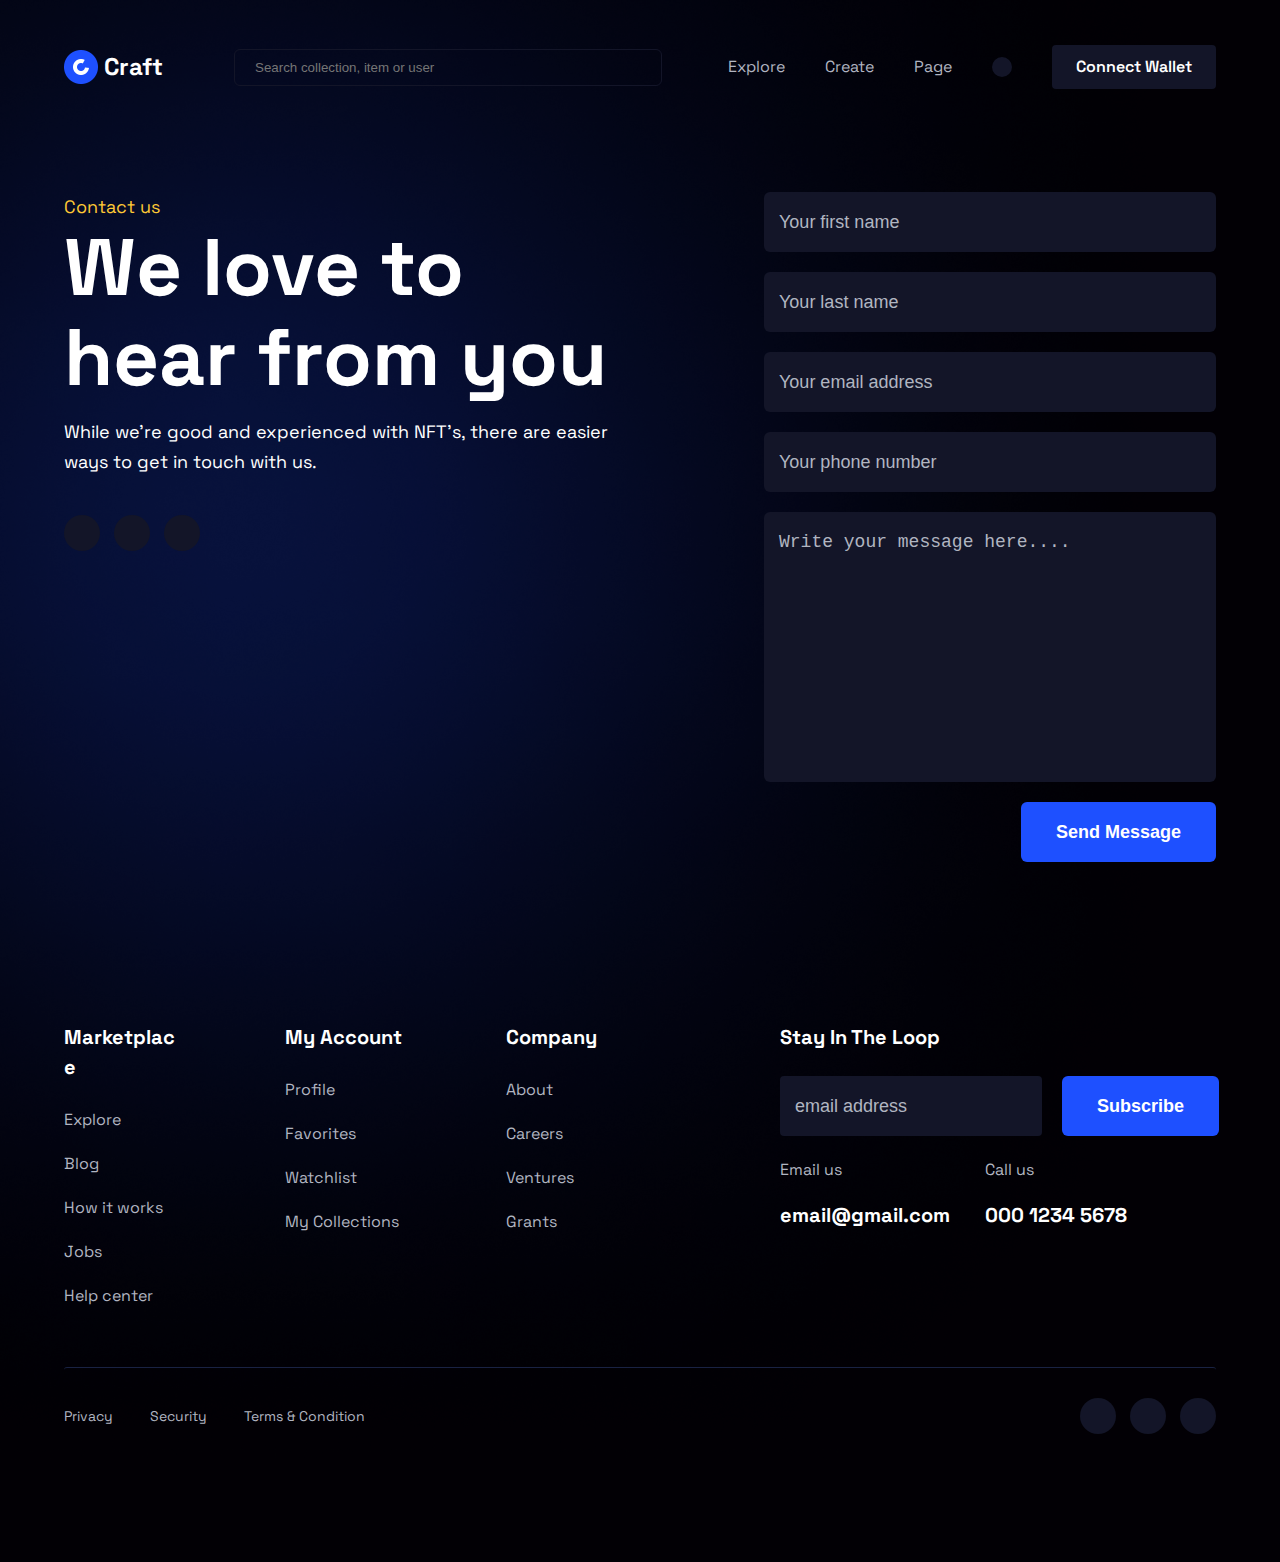
<file: Contact.html>
<!DOCTYPE html>
<html lang="en">
  <head>
    <meta charset="UTF-8" />
    <meta
      http-equiv="X-UA-Compatible"
      content="IE=edge"
    />
    <meta
      name="viewport"
      content="width=device-width, initial-scale=1.0"
    />
    <title>Contact</title>

    <!-- Logo -->
    <link
      rel="shortcut icon"
      href="./assets/images/Logo-1.png"
    />

    <!-- Font -->
    <link
      rel="preconnect"
      href="https://fonts.googleapis.com"
    />
    <link
      rel="preconnect"
      href="https://fonts.gstatic.com"
      crossorigin
    />
    <link
      href="https://fonts.googleapis.com/css2?family=Be+Vietnam+Pro:wght@300;400;500;600;700;800;900&family=Space+Grotesk:wght@300;400;500;600;700&display=swap"
      rel="stylesheet"
    />

    <!-- Font Awesome -->
    <link
      rel="stylesheet"
      href="https://cdnjs.cloudflare.com/ajax/libs/font-awesome/6.2.1/css/all.min.css"
      integrity="sha512-MV7K8+y+gLIBoVD59lQIYicR65iaqukzvf/nwasF0nqhPay5w/9lJmVM2hMDcnK1OnMGCdVK+iQrJ7lzPJQd1w=="
      crossorigin="anonymous"
      referrerpolicy="no-referrer"
    />

    <!-- Css -->
    <link
      rel="stylesheet"
      href="./assets/css/style.css"
    />
  </head>
  <body>
    <!-- Header Start -->
    <header class="header contact-header">
      <div class="container">
        <div class="header-menu">
          <div class="header-menu-left">
            <a
              href="./index.html"
              class="header-logo"
            >
              <img
                src="./assets/images/Logo-1.png"
                alt=""
              />
              <span>Craft</span>
            </a>

            <div class="header-search">
              <a href="./SearchResults.html">
                <i class="fa-brands fa-searchengin"></i>
              </a>
              <input
                type="text"
                placeholder="Search collection, item or user"
              />
            </div>
          </div>

          <div class="header-menu-right js-menu">
            <i class="fa-sharp fa-solid fa-xmark header-close js-close"></i>
            <ul class="header-nav">
              <li class="header-nav-link">
                <a href="./Explore.html">Explore</a>
                <ul class="header-subnav">
                  <li class="header-subnav-link">
                    <a href="./Collection.html">Collections</a>
                  </li>
                </ul>
              </li>
              <li class="header-nav-link">
                <a href="#!">Create</a>
                <ul class="header-subnav">
                  <li class="header-subnav-link">
                    <a href="./About.html">About</a>
                  </li>
                  <li class="header-subnav-link">
                    <a href="./Blog.html">Blog</a>
                  </li>
                  <li class="header-subnav-link">
                    <a href="./BlogPost.html">Blog Post</a>
                  </li>
                  <li class="header-subnav-link">
                    <a href="./FAQ.html">FAQ</a>
                  </li>
                  <li class="header-subnav-link">
                    <a href="./Contact.html">Contact</a>
                  </li>
                  <li class="header-subnav-link">
                    <a href="./404Page.html">404 Page</a>
                  </li>
                  <li class="header-subnav-link">
                    <a href="./ComingSoon.html">Coming Soon</a>
                  </li>
                </ul>
              </li>
              <li class="header-nav-link">
                <a href="./index.html">Page</a>
                <ul class="header-subnav">
                  <li class="header-subnav-link">
                    <a
                      href="./Collection.html"
                      class="header-subnav-icon"
                    >
                      My Favourite
                      <i class="fa-solid fa-heart"></i>
                    </a>
                  </li>
                  <li class="header-subnav-link">
                    <a
                      href="./Filter.html"
                      class="header-subnav-icon"
                    >
                      My Cart
                      <i class="fa-solid fa-cart-shopping"></i>
                    </a>
                  </li>
                </ul>
              </li>
            </ul>

            <a
              href="./ProductDetails.html"
              class="header-user"
            >
              <i class="fa-solid fa-user"></i>
            </a>

            <a
              href="./Connect.html"
              class="header-btn"
              >Connect Wallet</a
            >
          </div>

          <i class="fa-solid fa-bars header-bar js-bar"></i>
        </div>
      </div>
    </header>
    <!-- Header End -->

    <!-- Contact Start -->
    <section class="contact">
      <img
        src="./assets/images/Blur-3.png"
        alt=""
        class="contact-bg"
      />
      <div class="container">
        <div class="contact-main">
          <div class="contact-content-left">
            <p class="contact-text">Contact us</p>
            <h1 class="contact-heading">We love to hear from you</h1>
            <p class="contact-desc">
              While we’re good and experienced with NFT’s, there are easier ways
              to get in touch with us.
            </p>
            <div class="blogpost-icon">
              <i class="fa-brands fa-facebook-f"></i>
              <i class="fa-brands fa-linkedin-in"></i>
              <i class="fa-brands fa-twitter"></i>
            </div>
          </div>
          <div class="contact-content-right">
            <input
              type="text"
              placeholder="Your first name"
            />
            <input
              type="text"
              placeholder="Your last name"
            />
            <input
              type="text"
              placeholder="Your email address"
            />
            <input
              type="text"
              placeholder="Your phone number"
            />
            <textarea placeholder="Write your message here...."></textarea>
            <button class="contact-btn">Send Message</button>
          </div>
        </div>
      </div>
    </section>
    <!-- Contact End -->

    <!-- Footer Start -->
    <footer class="footer">
      <div class="container">
        <div class="footer-top">
          <div class="footer-items">
            <div class="footer-item">
              <h4 class="footer-heading">Marketplace</h4>
              <a href="./Explore.html">Explore</a>
              <a href="./Blog.html">Blog</a>
              <a href="#!">How it works</a>
              <a href="#!">Jobs</a>
              <a href="#!">Help center</a>
            </div>
            <div class="footer-item">
              <h4 class="footer-heading">My Account</h4>
              <a href="#!">Profile</a>
              <a href="#!">Favorites</a>
              <a href="#!">Watchlist</a>
              <a href="./Collection.html">My Collections</a>
            </div>
            <div class="footer-item">
              <h4 class="footer-heading">Company</h4>
              <a href="./About.html">About</a>
              <a href="#!">Careers</a>
              <a href="#!">Ventures</a>
              <a href="#!">Grants</a>
            </div>
          </div>
          <div class="footer-item4">
            <h4 class="footer-heading">Stay in the loop</h4>
            <form class="footer-form">
              <input
                type="text"
                placeholder="email address"
                class="footer-form-input"
              />
              <button class="footer-form-button btn">Subscribe</button>
            </form>
            <div class="footer-group">
              <div class="footer-email">
                <span>Email us</span>
                <h4>email@gmail.com</h4>
              </div>
              <div class="footer-call">
                <span>Call us</span>
                <h4>000 1234 5678</h4>
              </div>
            </div>
          </div>
        </div>

        <div class="footer-bottom">
          <div class="footer-bottom-left">
            <p>Privacy</p>
            <p>Security</p>
            <p>Terms & Condition</p>
          </div>
          <div class="footer-bottom-right">
            <div class="footer-icon">
              <i class="fa-brands fa-facebook-f"></i>
            </div>
            <div class="footer-icon">
              <i class="fa-brands fa-linkedin-in"></i>
            </div>
            <div class="footer-icon">
              <i class="fa-brands fa-twitter"></i>
            </div>
          </div>
        </div>
      </div>
    </footer>
    <!-- Footer End -->

    <!-- JavaScript Start -->
    <script src="./assets/js/main.js"></script>
    <!-- JavaScript End -->
  </body>
</html>
</file>
<file: assets/css/style.css>
*,
*::before,
*::after {
  box-sizing: border-box;
}

* {
  margin: 0;
  padding: 0;
}

body {
  line-height: 1;
  background-color: #020005;
  font-family: "Space Grotesk", sans-serif;
  font-size: 14px;
  color: #fff;
}
body::-webkit-scrollbar {
  width: 10px;
}
body::-webkit-scrollbar-track {
  box-shadow: inset 0 0 6px rgba(0, 0, 0, 0.3);
}
body::-webkit-scrollbar-thumb {
  background-color: #1e50ff;
  border-radius: 10px;
}

img,
picture,
video,
canvas,
svg {
  display: block;
  max-width: 100%;
}

a {
  text-decoration: none;
}

a,
button {
  cursor: pointer;
  color: #fff;
}

ul,
li {
  list-style: none;
}

input,
button,
textarea,
select {
  outline: none;
  color: #fff;
  background: transparent;
  border: none;
}

p,
h1,
h2,
h3,
h4,
h5,
h6 {
  overflow-wrap: break-word;
}

.wrapper {
  max-width: 1550px;
  margin: 0 auto;
  overflow: hidden;
}

.container {
  max-width: 1188px;
  padding: 0 18px;
  margin: 0 auto;
}

.btn {
  padding: 15px 35px;
  background-color: #1e50ff;
  border-radius: 6px;
  font-weight: 600;
  font-size: 18px;
  line-height: 30px;
  transition: all 0.2s linear;
}
.btn:hover {
  opacity: 0.9;
}

.global-heading {
  font-weight: 700;
  font-size: 44px;
  line-height: 54px;
  text-transform: capitalize;
}

.global-desc {
  font-weight: 400;
  font-size: 18px;
  line-height: 30px;
  color: #b1b5c1;
}

/* Mobile: width < 740px */
@media only screen and (max-width: 46.1875em) {
  .global-heading {
    font-size: 26px;
    line-height: 36px;
  }
  .global-desc {
    font-size: 16px;
    line-height: 28px;
  }
}
.header {
  background: url("/assets/images/Blur-1.png") center/cover no-repeat;
  padding: 42px 0 100px;
  position: relative;
  /* Mobile: width < 740px */
}
.header-menu {
  display: flex;
  align-items: center;
  justify-content: space-between;
  height: 50px;
}
.header-menu-left {
  display: flex;
  align-items: center;
  gap: 0 71px;
}
.header-logo {
  display: flex;
  align-items: center;
  gap: 0 6px;
}
.header-logo img {
  width: 34px;
}
.header-logo span {
  font-weight: 700;
  font-size: 24px;
  line-height: 24px;
  text-transform: capitalize;
}
.header-search {
  display: flex;
  align-items: center;
  gap: 0 10px;
  width: 428px;
  border: 1px solid #131528;
  border-radius: 6px;
  padding: 10px;
}
.header-search a {
  font-size: 27px;
}
.header-search input {
  flex: 1;
}
.header-search input ::placeholder {
  color: #b1b5c1;
  font-weight: 400;
  font-size: 16px;
  line-height: 28px;
}
.header-menu-right {
  display: flex;
  align-items: center;
  gap: 0 40px;
}
.header-close {
  display: none;
  font-size: 48px;
  color: #fff;
}
.header-nav {
  display: flex;
  align-items: center;
  gap: 0 40px;
}
.header-nav-link {
  position: relative;
}
.header-nav-link a {
  color: #b1b5c1;
  font-weight: 400;
  font-size: 16px;
  line-height: 28px;
  text-transform: capitalize;
  transition: all 0.2s linear;
}
.header-nav-link a:hover {
  color: #1e50ff;
}
.header-nav-link:hover .header-subnav {
  display: block;
}
.header-subnav {
  display: none;
  position: absolute;
  top: 100%;
  right: 0;
  z-index: 1;
  background-color: #131528;
  width: 150px;
  padding: 12px;
  border-radius: 6px;
  text-align: center;
  transition: all 0.2s linear;
}
.header-subnav-link a {
  display: block;
}
.header-subnav-link:not(:last-child) {
  margin-bottom: 12px;
}
.header-subnav-icon {
  display: flex;
  align-items: center;
  justify-content: center;
  gap: 0 6px;
}
.header-user {
  padding: 10px;
  background-color: #131528;
  border-radius: 50%;
}
.header-user i {
  font-size: 16px;
}
.header-btn {
  background-color: #131528;
  font-weight: 600;
  font-size: 16px;
  line-height: 28px;
  padding: 8px 24px;
  border-radius: 4px;
  transition: all 0.2s linear;
}
.header-btn:hover {
  color: #1e50ff;
}
.header-bar {
  display: none;
  font-size: 21px;
  margin-left: 18px;
}
.header-content {
  margin-top: 94px;
}
.header-text {
  display: flex;
  align-items: center;
  gap: 0 79px;
}
.header-title {
  max-width: 621px;
  flex-shrink: 0;
  position: relative;
}
.header-title h2 {
  font-weight: 700;
  font-size: 80px;
  line-height: 90px;
  text-transform: capitalize;
}
.header-title-center img {
  width: 210px;
  height: 70px;
  object-fit: cover;
  border-radius: 4px;
  margin-right: 20px;
}
.header-title-bottom img {
  width: 70px;
  height: 70px;
  object-fit: cover;
  border-radius: 4px;
  margin-left: 20px;
}
.header-title-center, .header-title-bottom {
  display: flex;
  align-items: center;
}
.header-decorate1 {
  width: 178px;
  height: 24px;
  position: absolute;
  right: 210px;
  bottom: -10px;
}
.header-desc p {
  font-weight: 400;
  font-size: 18px;
  line-height: 30px;
  color: #b1b5c1;
  margin-bottom: 38px;
}
.header-list {
  display: grid;
  grid-template-columns: repeat(3, 370px 270px 470px);
  grid-gap: 0 30px;
  margin-top: 57px;
  position: relative;
}
.header-item {
  border-radius: 12px;
  overflow: hidden;
  position: relative;
}
.header-item i {
  position: absolute;
  top: 16px;
  right: 16px;
  padding: 12px;
  background-color: #fff;
  border-radius: 100px;
  color: #b1b5c1;
  font-size: 20px;
  cursor: pointer;
  transition: all 0.2s linear;
}
.header-item i:hover {
  color: #e94949;
}
.header-item img {
  width: 100%;
  height: 100%;
  object-fit: cover;
}
.header-decorate3 {
  position: absolute;
  top: 100px;
  right: 0;
  left: 0;
  max-width: 1170px;
  z-index: -1;
}
.header-decorate4 {
  position: absolute;
  bottom: 98px;
  right: 0;
  left: 0;
  max-width: 1170px;
  z-index: 1;
}
.header-decorate2 {
  position: absolute;
  top: 190px;
  right: 237px;
  z-index: -1;
}
@media screen and (max-width: 1025px) {
  .header {
    padding-top: 20px;
  }
  .header-menu {
    margin-top: 18px;
  }
  .header-search {
    width: 270px;
  }
  .header-menu-left {
    gap: 0 20px;
  }
  .header-menu-right, .header-nav {
    gap: 0 20px;
  }
  .header-btn {
    padding: 8px 9px;
  }
  .header-menu-right {
    flex-direction: column;
    gap: 20px 0;
    position: fixed;
    top: 0;
    right: 0;
    left: 0;
    z-index: 100;
    width: 100%;
    padding: 20px 50px;
    margin: 0 auto;
    overflow-y: auto;
    transform: translateY(-150%);
    transition: all 0.2s linear;
    background-color: #020005;
  }
  .header-menu-right.active {
    transform: translateX(0);
  }
  .header-close {
    display: inline-block;
  }
  .header-nav {
    flex-direction: column;
    gap: 12px 0;
  }
  .header-nav, .header-nav-link {
    width: 100%;
  }
  .header-nav-link a {
    display: block;
  }
  .header-subnav {
    position: unset;
    display: block;
    margin-top: 10px;
    width: 100%;
  }
  .header-btn {
    text-align: center;
  }
  .header-bar {
    display: inline-block;
  }
  .header-title h2 {
    font-size: 60px;
  }
  .header-list {
    grid-template-columns: repeat(3, 1fr);
  }
  .header-decorate2 {
    display: none;
  }
  .header-decorate3, .header-decorate4 {
    display: none;
  }
}
@media only screen and (max-width: 46.1875em) {
  .header {
    padding: 10px 0 39px;
  }
  .header-menu-right {
    width: 100%;
    bottom: 0;
  }
  .header-menu-left {
    flex: 1;
  }
  .header-search {
    width: unset;
    margin-left: auto;
  }
  .header-search input {
    display: none;
  }
  .header-content {
    margin-top: 50px;
  }
  .header-text {
    flex-direction: column;
    gap: 20px 0;
  }
  .header-title {
    width: 100%;
  }
  .header-title h2 {
    font-weight: 700;
    font-size: 36px;
    line-height: 46px;
  }
  .header-title-center img {
    width: 114px;
    height: 38px;
  }
  .header-title-bottom img {
    width: 38px;
    height: 38px;
  }
  .header-list {
    grid-template-columns: unset;
    grid-auto-columns: 100%;
    grid-auto-flow: column;
    overflow-x: auto;
    scroll-snap-type: x mandatory;
    scroll-snap-stop: always;
    -ms-overflow-style: none;
    scrollbar-width: none;
  }
  .header-list::-webkit-scrollbar {
    display: none;
  }
  .header .item {
    scroll-snap-align: center;
  }
}

.logo {
  background-color: #ffc935;
  width: 100%;
  height: 146px;
  /* Mobile: width < 740px */
}
.logo img {
  width: 100%;
  height: 146px;
  object-fit: cover;
  transform: rotate(2deg);
}
@media screen and (max-width: 1025px) {
  .logo {
    height: 100px;
  }
  .logo img {
    transform: rotate(2deg) translateY(-22px);
  }
}
@media only screen and (max-width: 46.1875em) {
  .logo {
    height: 72px;
  }
  .logo img {
    height: 120px;
  }
}

.trending {
  padding: 186px 0 160px;
  background: url("/assets/images/Blur-2.png") center/cover no-repeat;
  /* Mobile: width < 740px */
}
.trending-main {
  display: flex;
  align-items: center;
  gap: 0 130px;
}
.trending-img {
  width: 470px;
  height: 470px;
  object-fit: cover;
  border-radius: 12px;
}
.trending-heading {
  font-weight: 700;
  font-size: 44px;
  line-height: 54px;
  margin-bottom: 16px;
  text-transform: uppercase;
}
.trending-desc {
  font-weight: 400;
  font-size: 18px;
  line-height: 30px;
  margin-bottom: 38px;
  color: #b1b5c1;
  text-transform: capitalize;
}
.trending-desc span {
  color: #1e50ff;
}
.trending-list {
  display: flex;
  gap: 0 20px;
  margin-bottom: 18px;
}
.trending-item {
  padding: 10px 16px;
  display: flex;
  align-items: center;
  flex-direction: column;
  font-weight: 600;
  font-size: 16px;
  line-height: 28px;
  background-color: #131528;
  border-radius: 4px;
}
.trending-group {
  font-weight: 400;
  font-size: 16px;
  line-height: 28px;
  color: #b1b5c1;
  text-transform: capitalize;
}
.trending-group p {
  font-weight: 700;
  font-size: 20px;
  line-height: 30px;
  font-family: "Be Vietnam Pro", sans-serif;
  color: #fff;
  margin: 4px 0 38px;
}
.trending-btn {
  display: flex;
  gap: 0 20px;
}
.trending-btn-left {
  background-color: #131528;
}
@media screen and (max-width: 1025px) {
  .trending-main {
    gap: 0 60px;
  }
}
@media screen and (max-width: 900px) {
  .trending-main {
    flex-direction: column;
    gap: 100px 0;
  }
}
@media only screen and (max-width: 46.1875em) {
  .trending {
    padding: 70px 0;
  }
  .trending-img {
    width: 100%;
  }
  .trending-main {
    flex-direction: column;
    gap: 60px 0;
  }
  .trending-heading {
    font-size: 26px;
  }
  .trending-desc {
    font-size: 16px;
  }
  .trending-content {
    width: 100%;
  }
  .trending-list {
    justify-content: space-between;
  }
  .trending-btn {
    flex-direction: column;
    align-items: flex-start;
    gap: 12px 0;
  }
}

.featured {
  margin-bottom: 148px;
  background: url("/assets/images/Blur-3.png") left/cover no-repeat;
  /* Mobile: width < 740px */
}
.featured-top {
  width: 570px;
  text-align: center;
  margin: 0 auto 55px;
}
.featured-top-heading {
  margin-bottom: 16px;
}
.featured-icon {
  width: 33px;
  display: inline-block;
}
.featured-list {
  display: grid;
  grid-template-columns: repeat(3, 1fr);
  grid-gap: 30px;
}
.featured-item {
  background-color: #131528;
  border-radius: 12px;
  padding: 20px;
  height: 620px;
  overflow: hidden;
}
.featured-item:hover .featured-image {
  height: 330px;
}
.featured-image {
  position: relative;
  border-radius: 12px;
  overflow: hidden;
  height: 428px;
  margin-bottom: 20px;
  transition: all 0.2s linear;
}
.featured-image img {
  width: 100%;
  height: 100%;
  object-fit: cover;
}
.featured-heart {
  position: absolute;
  top: 16px;
  right: 16px;
  padding: 12px;
  background-color: #fff;
  border-radius: 100px;
  color: #b1b5c1;
  font-size: 20px;
  cursor: pointer;
  transition: all 0.2s linear;
}
.featured-heart:hover {
  color: #e94949;
}
.featured-title {
  font-weight: 700;
  font-size: 22px;
  line-height: 32px;
  text-transform: capitalize;
  display: -webkit-box;
  -webkit-line-clamp: 1;
  -webkit-box-orient: vertical;
  text-overflow: ellipsis;
  overflow: hidden;
  word-break: break-all;
}
.featured-desc {
  font-weight: 400;
  font-size: 16px;
  line-height: 28px;
  margin-bottom: 16px;
}
.featured-desc span {
  color: #1e50ff;
}
.featured-group {
  display: flex;
  justify-content: space-between;
  align-items: center;
}
.featured-text {
  font-weight: 400;
  font-size: 14px;
  line-height: 24px;
  color: #b1b5c1;
}
.featured-text p {
  font-weight: 600;
  font-size: 18px;
  line-height: 30px;
  color: #fff;
}
.featured-btn {
  display: block;
  margin-top: 38px;
  padding: 15px 0;
  text-align: center;
  border-radius: 6px;
  background-color: #1e50ff;
}
.featured-btn:hover {
  opacity: 0.9;
}
.featured-more {
  margin-top: 70px;
  display: flex;
  justify-content: center;
}
@media screen and (max-width: 1025px) {
  .featured {
    margin-bottom: 70px;
  }
  .featured-top {
    width: 100%;
    margin-bottom: 30px;
  }
  .featured-list {
    grid-template-columns: repeat(2, 1fr);
  }
}
@media only screen and (max-width: 46.1875em) {
  .featured-list {
    grid-template-columns: repeat(1, 1fr);
  }
  .featured-more {
    margin-top: 30px;
  }
}

.category {
  padding-bottom: 160px;
  /* Mobile: width < 740px */
}
.category-top {
  margin-bottom: 55px;
}
.category-list {
  display: grid;
  grid-template-columns: repeat(4, 1fr);
  grid-gap: 0 30px;
}
.category-item {
  padding: 20px;
  border-radius: 12px;
  border: 1px solid #131528;
  background-color: #131528;
  transition: all 0.2s linear;
}
.category-item:hover {
  border: 1px solid #1e50ff;
}
.category-image {
  border-radius: 10px;
  width: 100%;
  height: 230px;
  object-fit: cover;
  margin-bottom: 20px;
}
.category-btn {
  font-weight: 600;
  font-size: 16px;
  line-height: 28px;
  padding: 6px 0;
  background-color: #192243;
  text-transform: capitalize;
  display: block;
  text-align: center;
  border-radius: 6px;
  transition: all 0.2s linear;
}
.category-btn:hover {
  background-color: #1e50ff;
}
@media screen and (max-width: 1025px) {
  .category-list {
    grid-template-columns: repeat(3, 1fr);
    grid-gap: 30px;
  }
  .category-image {
    height: 200px;
  }
}
@media only screen and (max-width: 46.1875em) {
  .category {
    padding-bottom: 70px;
  }
  .category-list {
    grid-template-columns: repeat(1, 1fr);
    grid-gap: 18px 0;
  }
  .category-image {
    height: 315px;
  }
}

.collections {
  padding-bottom: 160px;
  background: url("/assets/images/Blur-2.png") center/cover no-repeat;
  /* Mobile: width < 740px */
}
.collections-top {
  width: 570px;
  margin: 0 auto;
  text-align: center;
}
.collections-time {
  display: flex;
  align-items: center;
  justify-content: center;
  cursor: pointer;
  gap: 0 20px;
  margin: 55px 0;
}
.collections-time p {
  font-weight: 600;
  font-size: 18px;
  line-height: 30px;
  padding: 15px 35px;
  background-color: #131528;
  text-transform: capitalize;
  border-radius: 6px;
  transition: all 0.2s linear;
}
.collections-time p:hover {
  background-color: #1e50ff;
}
.collections-card-list {
  display: grid;
  grid-template-columns: repeat(3, 1fr);
  grid-gap: 30px;
}
.collections-card-item {
  display: flex;
  align-items: center;
  gap: 0 12px;
  background-color: #131528;
  border-radius: 12px;
  padding: 20px;
}
.collections-image {
  width: 54px;
  flex-shrink: 0;
}
.collections-card-content {
  display: flex;
  align-items: center;
  flex: 1;
  justify-content: space-between;
}
.collections-card-content-right {
  font-weight: 400;
  line-height: 24px;
}
.collections-card-content-right h4 {
  font-weight: 700;
  font-size: 20px;
  line-height: 30px;
  text-transform: capitalize;
}
.collections-card-content-left {
  font-weight: 400;
  line-height: 24px;
  color: #56bd83;
}
.collections-card-content-red {
  color: #e94949;
}
.collections-btn {
  display: flex;
  justify-content: center;
  margin-top: 55px;
}
@media screen and (max-width: 1023.98px) {
  .collections-card-list {
    grid-template-columns: repeat(2, 1fr);
  }
}
@media only screen and (max-width: 46.1875em) {
  .collections-top {
    width: 100%;
  }
  .collections-time {
    flex-direction: column;
    gap: 12px 0;
    margin-bottom: 30px;
  }
  .collections-card-list {
    grid-template-columns: repeat(1, 1fr);
    grid-gap: 18px 0;
  }
  .collections-btn {
    margin-top: 30px;
  }
}

.artists {
  padding-bottom: 160px;
  /* Mobile: width < 740px */
}
.artists-top {
  margin-bottom: 55px;
}
.artists-list {
  display: grid;
  grid-template-columns: repeat(3, 1fr);
  grid-gap: 0 30px;
}
.artists-item {
  background-color: #131528;
  border-radius: 12px;
  padding: 20px;
  position: relative;
}
.artists-avatar {
  border: 12px solid #131528;
  width: 74px;
  object-fit: cover;
  border-radius: 100px;
  position: absolute;
  top: 0;
  left: 0;
  z-index: 1;
}
.artists-image {
  width: 100%;
  height: 150px;
  object-fit: cover;
  border-radius: 6px;
  margin-bottom: 20px;
}
.artists-content {
  display: flex;
  align-items: center;
  justify-content: space-between;
}
.artists-text {
  font-weight: 400;
  line-height: 24px;
  color: #b1b5c1;
  text-transform: capitalize;
}
.artists-text P {
  font-weight: 600;
  font-size: 18px;
  line-height: 30px;
  color: #fff;
}
.artists-content-btn {
  padding: 8px 24px;
  background-color: #192243;
  border-radius: 4px;
  transition: all 0.2s linear;
}
.artists-content-btn:hover {
  background-color: #1e50ff;
}
.artists-btn {
  margin-top: 70px;
  display: flex;
  justify-content: center;
}
@media screen and (max-width: 1023.98px) {
  .artists-list {
    grid-template-columns: repeat(2, 1fr);
    grid-gap: 30px;
  }
}
@media only screen and (max-width: 46.1875em) {
  .artists {
    padding-bottom: 70px;
  }
  .artists-top {
    margin-bottom: 30px;
  }
  .artists-list {
    grid-template-columns: repeat(1, 1fr);
  }
  .artists-btn {
    margin-top: 30px;
  }
}

.works {
  padding-bottom: 160px;
  /* Mobile: width < 740px */
}
.works-top {
  margin-bottom: 55px;
  text-align: center;
}
.works-list {
  display: grid;
  grid-template-columns: repeat(3, 1fr);
  grid-gap: 0 30px;
}
.works-item {
  text-align: center;
  background-color: #131528;
  border-radius: 12px;
  padding: 48px 24px;
}
.works-image {
  width: 85px;
  display: inline-block;
  margin-bottom: 30px;
}
.works-title {
  font-weight: 700;
  font-size: 20px;
  line-height: 30px;
  margin-bottom: 10px;
  text-transform: capitalize;
}
.works-desc {
  font-weight: 400;
  font-size: 18px;
  line-height: 30px;
  color: #b1b5c1;
}
@media screen and (max-width: 1023.98px) {
  .works-list {
    grid-template-columns: repeat(2, 1fr);
    grid-gap: 30px;
  }
}
@media only screen and (max-width: 46.1875em) {
  .works {
    padding-bottom: 145px;
  }
  .works-top {
    margin-bottom: 30px;
  }
  .works-list {
    grid-template-columns: repeat(1, 1fr);
  }
}

.cta {
  padding-bottom: 100px;
  /* Mobile: width < 740px */
}
.cta-main {
  background-color: #05113b;
  border-radius: 12px;
  display: flex;
  flex-direction: column;
  align-items: center;
  justify-content: center;
  position: relative;
  height: 428px;
}
.cta-image {
  width: 278px;
  position: absolute;
  top: -35%;
}
.cta-heading {
  margin-bottom: 16px;
  z-index: 1;
}
.cta-desc {
  width: 495px;
  font-weight: 400;
  font-size: 18px;
  line-height: 30px;
  text-align: center;
  margin-bottom: 38px;
  z-index: 1;
}
.cta-btn {
  z-index: 1;
}
.cta-bg {
  width: 80%;
  position: absolute;
}
@media only screen and (max-width: 46.1875em) {
  .cta {
    padding-bottom: 70px;
  }
  .cta-main {
    height: 294px;
    padding: 0 12px;
  }
  .cta-image {
    width: 139px;
    top: -25%;
  }
  .cta-desc {
    width: 100%;
  }
}

.search {
  padding-bottom: 100px;
  position: relative;
  /* Mobile: width < 740px */
}
.search-blur {
  position: absolute;
  top: 0;
  z-index: -1;
}
.search-header {
  background-image: unset;
}
.search-top {
  display: flex;
  align-items: center;
  justify-content: space-between;
  margin-bottom: 30px;
}
.search-bar {
  width: 60px;
  height: 60px;
  background-color: #131528;
  border-radius: 6px;
  display: flex;
  align-items: center;
  justify-content: center;
  cursor: pointer;
}
.search-bar img {
  width: 30px;
}
.search-select {
  padding: 15px;
  border: 1px solid #fff;
  border-radius: 6px;
  cursor: pointer;
  width: 170px;
  position: relative;
  z-index: 11;
}
.search-select span {
  display: flex;
  align-items: center;
  justify-content: space-between;
}
.search-select:hover .search-opsion {
  display: block;
}
.search-opsion {
  display: none;
  position: absolute;
  top: 120%;
  left: 0;
  right: 0;
  background-color: #131528;
  border-radius: 6px;
  width: 170px;
  padding: 15px;
  transition: all 0.2s linear;
}
.search-opsion::before {
  content: "";
  position: absolute;
  top: -20px;
  left: 0;
  right: 0;
  height: 20px;
}
.search-opsion-item {
  font-weight: 400;
  font-size: 18px;
  line-height: 30px;
  transition: all 0.2s linear;
}
.search-opsion-item:hover {
  color: #1e50ff;
}
.search-opsion-item:not(:last-child) {
  margin-bottom: 15px;
}
.search-result {
  margin-bottom: 55px;
}
.search-result-top {
  display: flex;
  align-items: center;
  justify-content: space-between;
  margin-bottom: 36px;
}
.search-heading {
  font-weight: 700;
  font-size: 22px;
  line-height: 32px;
}
.search-see {
  font-weight: 600;
  font-size: 18px;
  line-height: 30px;
}
.search-list {
  display: grid;
  grid-template-columns: repeat(4, 1fr);
  grid-gap: 0 30px;
}
.search-item {
  padding: 20px;
  background-color: #131528;
  border-radius: 12px;
  text-align: center;
}
.search-bg {
  border-radius: 6px;
  width: 100%;
  height: 150px;
  object-fit: cover;
}
.search-avatar {
  width: 48px;
  height: 48px;
  border: 2px solid #1a1126;
  border-radius: 100%;
  display: inline-block;
  margin: -25px 0 20px;
}
.search-title {
  font-weight: 600;
  font-size: 18px;
  line-height: 30px;
  text-transform: capitalize;
  display: -webkit-box;
  -webkit-line-clamp: 1;
  -webkit-box-orient: vertical;
  text-overflow: ellipsis;
  overflow: hidden;
  word-break: break-all;
}
.search-cards {
  margin-bottom: 100px;
}
.search-cards-top {
  display: flex;
  align-items: center;
  justify-content: space-between;
  margin: 30px;
}
.search-cards-list {
  display: grid;
  grid-template-columns: repeat(4, 1fr);
  grid-gap: 30px;
}
.search-cards-item {
  background-color: #131528;
  border-radius: 12px;
  padding: 20px;
  height: 418px;
  overflow: hidden;
}
.search-cards-item:hover .search-cards-image {
  height: 234px;
}
.search-cards-image {
  position: relative;
  border-radius: 12px;
  overflow: hidden;
  height: 298px;
  margin-bottom: 20px;
  transition: all 0.2s linear;
}
.search-cards-image img {
  width: 100%;
  height: 100%;
  object-fit: cover;
}
.search-cards-heart {
  position: absolute;
  top: 16px;
  right: 16px;
  padding: 12px;
  background-color: #fff;
  border-radius: 100px;
  color: #b1b5c1;
  font-size: 20px;
  cursor: pointer;
  transition: all 0.2s linear;
}
.search-cards-heart:hover {
  color: #e94949;
}
.search-cards-title {
  font-weight: 700;
  font-size: 22px;
  line-height: 32px;
  text-transform: capitalize;
  display: -webkit-box;
  -webkit-line-clamp: 1;
  -webkit-box-orient: vertical;
  text-overflow: ellipsis;
  overflow: hidden;
  word-break: break-all;
}
.search-cards-desc {
  font-weight: 400;
  font-size: 16px;
  line-height: 28px;
  margin-bottom: 16px;
}
.search-cards-desc span {
  color: #1e50ff;
}
.search-cards-btn {
  display: block;
  margin-top: 20px;
  padding: 15px 0;
  text-align: center;
  border-radius: 6px;
  background-color: #1e50ff;
}
.search-cards-btn:hover {
  opacity: 0.9;
}
@media screen and (max-width: 1025px) {
  .search-cards-list {
    grid-template-columns: repeat(3, 1fr);
  }
}
@media only screen and (max-width: 46.1875em) {
  .search-list {
    grid-template-columns: unset;
    grid-auto-columns: 80%;
    grid-auto-flow: column;
    overflow-x: auto;
    scroll-snap-type: x mandatory;
    scroll-snap-stop: always;
    -ms-overflow-style: none;
    scrollbar-width: none;
  }
  .search-list::-webkit-scrollbar {
    display: none;
  }
  .search-item {
    scroll-snap-align: center;
  }
  .search-cards {
    margin-bottom: 30px;
  }
  .search-cards-top {
    flex-direction: column;
    gap: 20px 0;
  }
  .search-cards-list {
    grid-template-columns: repeat(1, 1fr);
  }
  .search-cards-item {
    height: 507px;
  }
  .search-cards-item:hover .search-cards-image {
    height: 325px;
  }
  .search-cards-image {
    height: 391px;
  }
}

.filter {
  position: relative;
  /* Mobile: width < 740px */
}
.filter-bg {
  position: absolute;
  top: 0;
  z-index: -1;
}
.filter-header {
  background-image: unset;
  padding-bottom: 74px;
}
.filter-main {
  display: flex;
  gap: 0 30px;
  margin-bottom: 100px;
}
.filter-main-left {
  width: 270px;
}
.filter-main-right {
  flex: 1;
}
.filter-result-list {
  grid-template-columns: repeat(3, 1fr);
}
.filter-cards-list {
  grid-template-columns: repeat(3, 1fr);
}
.filter-item:not(:first-child) {
  padding-top: 30px;
  margin-top: 30px;
  border-top: 1px solid #b1b5c1;
}
.filter-select {
  font-weight: 700;
  font-size: 20px;
  line-height: 30px;
  text-transform: capitalize;
  cursor: pointer;
}
.filter-content {
  margin-top: 30px;
  transition: all 0.2s linear;
}
.filter-form {
  display: flex;
  flex-direction: column;
  gap: 14px 0;
}
.filter-form-item {
  display: flex;
  align-items: flex-end;
  gap: 0 10px;
}
.filter-form-item input {
  display: none;
}
.filter-form-item input:checked + .filter-checkbox::before {
  background-color: #1e50ff;
  border: 1px solid #1e50ff;
}
.filter-form-item input:checked + .filter-checkbox::after {
  opacity: 1;
  visibility: visible;
}
.filter-checkbox {
  cursor: pointer;
  position: relative;
  padding-left: 30px;
  font-weight: 400;
  font-size: 18px;
  line-height: 30px;
}
.filter-checkbox::before {
  content: "";
  position: absolute;
  width: 16px;
  height: 16px;
  background: transparent;
  border: 1px solid #b1b5c1;
  border-radius: 2px;
  left: 0;
  top: 50%;
  transform: translateY(-50%);
  transition: all 0.2s linear;
}
.filter-checkbox::after {
  content: "";
  position: absolute;
  top: 11px;
  left: 4px;
  width: 9px;
  height: 5px;
  transform: rotate(-45deg);
  border-left: 2px solid #fff;
  border-bottom: 2px solid #fff;
  transition: all 0.2s linear;
  opacity: 0;
  visibility: hidden;
}
.filter-form-number {
  flex-direction: row;
  gap: 0 20px;
}
.filter-number {
  width: 100%;
  padding: 15px;
  font-weight: 400;
  font-size: 18px;
  line-height: 30px;
  background-color: #131528;
  border-radius: 6px;
}
@media screen and (max-width: 1025px) {
  .filter-cards-list {
    grid-template-columns: repeat(2, 1fr);
  }
  .filter-cards-item {
    height: 416px;
  }
}
@media screen and (max-width: 1023.98px) {
  .filter-main-left {
    display: none;
  }
}
@media only screen and (max-width: 46.1875em) {
  .filter-main {
    flex-direction: column;
    margin-bottom: 50px;
  }
  .filter-result-list {
    grid-template-columns: unset;
  }
  .filter-cards-list {
    grid-template-columns: repeat(1, 1fr);
  }
  .filter-cards-item {
    height: 511px;
  }
}

.explore {
  padding-bottom: 100px;
  position: relative;
  /* Mobile: width < 740px */
}
.explore-bg {
  position: absolute;
  bottom: 0;
  z-index: -1;
}
.explore-header {
  background-image: unset;
}
.explore-heading {
  font-weight: 700;
  font-size: 44px;
  line-height: 54px;
  margin-bottom: 38px;
}
.explore-btn-list {
  display: flex;
  align-items: center;
  gap: 0 20px;
  text-transform: capitalize;
  margin-bottom: 55px;
}
.explore-btn-item {
  background-color: #131528;
  border-radius: 6px;
  padding: 15px 35px;
  font-weight: 600;
  font-size: 18px;
  line-height: 30px;
  transition: all 0.2s linear;
  text-transform: capitalize;
  cursor: pointer;
}
.explore-btn-item:hover {
  background-color: #1e50ff;
}
.explore-list {
  grid-gap: 30px;
}
@media screen and (max-width: 1023.98px) {
  .explore-btn-list {
    flex-wrap: wrap;
    gap: 20px;
  }
  .explore-list {
    grid-template-columns: repeat(3, 1fr);
  }
}
@media only screen and (max-width: 46.1875em) {
  .explore-heading {
    font-size: 26px;
  }
  .explore-list {
    grid-template-columns: repeat(1, 1fr);
    grid-auto-flow: unset;
  }
}

.product {
  margin-bottom: 160px;
  position: relative;
  /* Mobile: width < 740px */
}
.product-bg {
  position: absolute;
  z-index: -1;
}
.product-header {
  background-image: unset;
}
.product-content {
  display: flex;
  gap: 0 130px;
  margin-bottom: 160px;
}
.product-content-left {
  width: 570px;
  flex-shrink: 0;
}
.product-content-left img {
  width: 100%;
  height: 570px;
  object-fit: cover;
  border-radius: 12px;
  margin-bottom: 30px;
}
.product-content-right {
  flex: 1;
}
.product-accordion {
  margin-bottom: 30px;
}
.product-accordion-header {
  padding: 20px;
  background-color: #131528;
  border-radius: 12px;
  display: flex;
  align-items: center;
  justify-content: space-between;
  font-weight: 600;
  font-size: 18px;
  line-height: 30px;
  cursor: pointer;
}
.product-accordion-header * {
  pointer-events: none;
}
.product-accordion-content {
  margin-top: 10px;
  border-top: 0;
  font-weight: 300;
  line-height: 1.6;
  height: 0;
  overflow: hidden;
  transition: all 0.25s linear;
  overflow: hidden;
}
.product-accordion-content.is-active {
  height: auto;
}
.product-accordion-content-inner {
  padding: 20px;
  border-radius: 10px;
  background-color: #131528;
}
.product-heading {
  font-weight: 700;
  font-size: 22px;
  line-height: 32px;
  margin-bottom: 16px;
}
.product-desc {
  font-weight: 400;
  font-size: 18px;
  line-height: 30px;
  color: #b1b5c1;
  margin-bottom: 30px;
}
.product-desc span {
  color: #fff;
  font-weight: 600;
}
.product-group {
  display: flex;
  align-items: center;
  gap: 0 38px;
  margin-bottom: 30px;
}
.product-group-item {
  display: flex;
  align-items: center;
  gap: 0 8px;
}
.product-group-item i {
  padding: 10px;
  background-color: #131528;
  border-radius: 10px;
  font-size: 16px;
}
.product-group-item span {
  font-weight: 400;
  font-size: 18px;
  line-height: 30px;
  color: #b1b5c1;
}
.product-info {
  display: flex;
  align-items: flex-start;
  gap: 0 55px;
  margin-bottom: 30px;
}
.product-info-item h4 {
  font-weight: 700;
  font-size: 20px;
  line-height: 30px;
  margin-bottom: 16px;
}
.product-avatar {
  display: flex;
  align-items: center;
  gap: 0 12px;
}
.product-avatar img {
  width: 48px;
}
.product-avatar span {
  font-weight: 600;
  font-size: 16px;
  line-height: 28px;
  color: #b1b5c1;
}
.product-time {
  display: flex;
  align-items: center;
  gap: 129px;
  margin-bottom: 38px;
}
.product-time-item {
  font-weight: 400;
  line-height: 24px;
  color: #b1b5c1;
}
.product-time-item p {
  font-weight: 600;
  font-size: 18px;
  line-height: 30px;
  color: #fff;
}
.product-btn {
  display: flex;
  gap: 0 20px;
}
.product-btn-buy {
  padding: 15px 0;
  width: 390px;
  border-radius: 6px;
  font-weight: 600;
  font-size: 18px;
  line-height: 30px;
  background-color: #1e50ff;
}
.product-btn-cart {
  font-size: 20px;
  padding: 20px;
  background-color: #1e50ff;
  border-radius: 6px;
}
.product-title {
  font-weight: 700;
  font-size: 44px;
  line-height: 54px;
  margin-bottom: 55px;
}
@media screen and (max-width: 1025px) {
  .product-content {
    gap: 0 50px;
  }
  .product-content-left {
    width: 465px;
  }
}
@media screen and (max-width: 1023.98px) {
  .product-content {
    flex-direction: column-reverse;
    justify-content: center;
    gap: 70px 0;
  }
  .product-content-left {
    width: 80%;
    margin: 0 auto;
  }
}
@media only screen and (max-width: 46.1875em) {
  .product {
    margin-bottom: 124px;
  }
  .product-content {
    margin-bottom: 70px;
  }
  .product-content-left {
    width: 100%;
  }
  .product-content-left img {
    height: 339px;
  }
  .product-accordion {
    margin-bottom: 10px;
  }
  .product-info {
    flex-direction: column;
    gap: 30px 0;
  }
  .product-time {
    flex-direction: column;
    align-items: flex-start;
    gap: 30px 0;
  }
  .product-btn {
    flex-direction: column;
    align-items: flex-start;
    gap: 30px 0;
  }
  .product-title {
    font-size: 26px;
    margin-bottom: 30px;
  }
}

.collection {
  padding-bottom: 100px;
  position: relative;
  /* Mobile: width < 740px */
}
.collection-bg {
  position: absolute;
  z-index: -1;
}
.collection-header {
  background-image: unset;
  padding-bottom: 42px;
}
.collection-image {
  width: 100%;
  height: 370px;
  object-fit: cover;
  border-radius: 6px;
  position: relative;
  z-index: -1;
}
.collection-avatar {
  width: 170px;
  height: 170px;
  border-radius: 100%;
  border: 4px solid #020005;
  margin: -90px auto 0;
  margin-bottom: 30px;
}
.collection-info {
  margin-bottom: 70px;
}
.collection-info-top {
  display: flex;
  align-items: center;
  justify-content: space-between;
  margin-bottom: 16px;
}
.collection-info-top h2 {
  font-weight: 700;
  font-size: 44px;
  line-height: 54px;
}
.collection-info-top-icon {
  display: flex;
  align-items: center;
  gap: 0 16px;
}
.collection-info-top-icon i {
  padding: 15px;
  background-color: #131528;
  border-radius: 9px;
}
.collection-title {
  font-weight: 600;
  font-size: 16px;
  line-height: 28px;
  margin-bottom: 16px;
  color: #b1b5c1;
}
.collection-title span {
  color: #1e50ff;
}
.collection-desc {
  width: 770px;
  font-weight: 400;
  font-size: 18px;
  line-height: 30px;
  margin-bottom: 30px;
  color: #b1b5c1;
}
.collection-desc span {
  color: #fff;
}
.collection-group {
  display: flex;
  align-items: center;
  margin-bottom: 30px;
  gap: 0 55px;
}
.collection-group h4 {
  font-weight: 700;
  font-size: 20px;
  line-height: 30px;
}
.collection-group span {
  font-weight: 400;
  font-size: 18px;
  line-height: 30px;
  text-transform: capitalize;
  color: #b1b5c1;
}
.collection-tag {
  display: flex;
  align-items: center;
  gap: 0 30px;
  padding-bottom: 6px;
  margin-bottom: 30px;
  border-bottom: 1px solid #131528;
}
.collection-tag p {
  font-weight: 600;
  font-size: 18px;
  line-height: 30px;
  position: relative;
  color: #b1b5c1;
  transition: all 0.2s linear;
}
.collection-tag p::after {
  content: "";
  width: 100%;
  height: 1px;
  background-color: #fff;
  position: absolute;
  bottom: -6px;
  left: 0;
  transition: all 0.2s linear;
  display: none;
}
.collection-tag p.active {
  color: #fff;
}
.collection-tag p.active::after {
  display: block;
}
.collection-search {
  gap: 0 30px;
}
.collection-form {
  flex: 1;
  background-color: #131528;
  border-radius: 6px;
  padding: 15px;
  display: flex;
  align-items: center;
  gap: 0 10px;
}
.collection-form i {
  font-size: 24px;
}
.collection-form input {
  font-weight: 400;
  font-size: 18px;
  line-height: 30px;
  flex: 1;
}
@media screen and (max-width: 1023.98px) {
  .collection-desc {
    width: 100%;
  }
}
@media only screen and (max-width: 46.1875em) {
  .collection-image {
    height: 107px;
  }
  .collection-avatar {
    width: 64px;
    height: 64px;
    margin-top: -30px;
  }
  .collection-info-top {
    flex-direction: column;
  }
  .collection-info-top h2 {
    font-size: 26px;
  }
  .collection-title {
    font-size: 16px;
  }
  .collection-desc {
    font-size: 16px;
  }
  .collection-group {
    flex-wrap: wrap;
    gap: 12px 30px;
  }
  .collection-search {
    flex-direction: column;
    align-items: flex-start;
    gap: 30px 0;
  }
  .collection-form {
    width: 100%;
  }
}

.connect {
  margin-bottom: 100px;
  position: relative;
  /* Mobile: width < 740px */
}
.connect-header {
  padding-bottom: 50px;
}
.connect-content {
  width: 570px;
  background-color: #131528;
  margin: 74px auto 0;
  padding: 30px;
  border-radius: 5px;
}
.connect-heading {
  font-weight: 700;
  font-size: 44px;
  line-height: 54px;
  margin-bottom: 30px;
}
.connect-list {
  display: flex;
  flex-direction: column;
  gap: 30px 0;
}
.connect-item {
  background-color: #192243;
  padding: 15px;
  display: flex;
  align-items: center;
  border-radius: 4px;
  cursor: pointer;
}
.connect-item img {
  width: 30px;
  margin-right: 15px;
}
.connect-item p {
  font-weight: 600;
  font-size: 18px;
  line-height: 30px;
}
.connect-item span {
  margin-left: auto;
  font-weight: 400;
  font-size: 18px;
  line-height: 30px;
  color: #ffc935;
}
.connect-btn {
  width: 100%;
  padding: 15px 0;
  font-weight: 600;
  font-size: 18px;
  line-height: 30px;
  border-radius: 4px;
  margin-top: 30px;
  background-color: #192243;
}
@media only screen and (max-width: 46.1875em) {
  .connect-content {
    width: 100%;
  }
}

.about {
  /* Mobile: width < 740px */
}
.about-content {
  display: flex;
  align-items: center;
  gap: 0 30px;
}
.about-text {
  font-weight: 400;
  font-size: 18px;
  line-height: 30px;
  color: #b1b5c1;
}
.about-title {
  font-weight: 700;
  font-size: 44px;
  line-height: 54px;
}
.about-content-left, .about-content-right {
  width: 50%;
}
.about-heading {
  font-weight: 700;
  font-size: 80px;
  line-height: 90px;
  margin-bottom: 28px;
}
.about-heading img {
  display: inline-block;
  width: 210px;
  height: 70px;
  object-fit: cover;
  border-radius: 4px;
}
.about-desc {
  width: 470px;
}
.about-trending {
  margin-bottom: 10px;
}
.about-countdown {
  height: 160px;
  margin-bottom: 160px;
}
.about-countdown-list {
  height: 100%;
  display: flex;
  align-items: center;
  justify-content: center;
  gap: 0 120px;
  background-color: #1e50ff;
}
.about-countdown-item {
  display: flex;
  align-items: center;
  flex-direction: column;
}
.about-countdown-item p {
  color: #fff;
}
.about-team {
  margin-bottom: 160px;
}
.about-team-top {
  width: 570px;
  margin: 0 auto;
  text-align: center;
  margin-bottom: 55px;
}
.about-team-title {
  margin-bottom: 10px;
}
.about-team-list {
  display: grid;
  grid-template-columns: repeat(4, 1fr);
  grid-gap: 0 30px;
}
.about-team-item {
  text-align: center;
}
.about-team-item img {
  width: 100%;
  height: 270px;
  object-fit: cover;
  border-radius: 12px;
  margin-bottom: 10px;
}
.about-team-item h3 {
  font-weight: 700;
  font-size: 22px;
  line-height: 32px;
}
.about-team-item p {
  font-weight: 400;
  font-size: 18px;
  line-height: 30px;
  color: #b1b5c1;
}
@media screen and (max-width: 1023.98px) {
  .about-content {
    flex-direction: column;
    gap: 30px 0;
  }
  .about-content-left, .about-content-right {
    width: 100%;
  }
  .about-countdown-list {
    gap: 0 42px;
  }
  .about-team-list {
    grid-template-columns: repeat(2, 1fr);
    gap: 30px;
  }
}
@media only screen and (max-width: 46.1875em) {
  .about-heading {
    font-size: 36px;
    line-height: 46px;
  }
  .about-heading img {
    width: 114px;
    height: 38px;
  }
  .about-desc {
    font-size: 16px;
    line-height: 28px;
    width: 100%;
  }
  .about-title {
    font-size: 26px;
    line-height: 36px;
  }
  .about-text {
    font-size: 16px;
    line-height: 28px;
  }
  .about-countdown {
    margin-bottom: 70px;
  }
  .about-countdown-list {
    flex-wrap: wrap;
  }
  .about-team {
    margin-bottom: 70px;
  }
  .about-team-top {
    width: 100%;
  }
  .about-team-list {
    grid-template-columns: repeat(1, 1fr);
    gap: 30px 0;
  }
}

.blog {
  position: relative;
  /* Mobile: width < 740px */
}
.blog-bg1 {
  position: absolute;
  bottom: 300px;
  z-index: -1;
}
.blog-bg2 {
  position: absolute;
  top: 300px;
  z-index: -1;
}
.blog-top {
  text-align: center;
}
.blog-top h1 {
  font-weight: 700;
  font-size: 80px;
  line-height: 90px;
  margin-bottom: 38px;
}
.blog-top-list {
  display: flex;
  align-items: center;
  justify-content: center;
  gap: 20px 20px;
  flex-wrap: wrap;
}
.blog-top-item {
  padding: 15px 35px;
  background-color: #131528;
  font-weight: 600;
  font-size: 18px;
  line-height: 30px;
  border-radius: 6px;
  cursor: pointer;
  transition: all 0.2s linear;
}
.blog-top-item:hover {
  background-color: #1e50ff;
}
.blog-list {
  margin: 55px 0 100px;
  display: grid;
  grid-template-columns: repeat(3, 1fr);
  grid-gap: 30px;
}
.blog-item {
  height: 494px;
  padding: 20px;
  background-color: #131528;
  border-radius: 12px;
  overflow: hidden;
}
.blog-item:hover img {
  height: 184px;
}
.blog-item img {
  width: 100%;
  height: 330px;
  object-fit: cover;
  border-radius: 12px;
  margin-bottom: 20px;
  transition: all 0.2s linear;
}
.blog-item h3 {
  font-weight: 700;
  font-size: 22px;
  line-height: 32px;
  margin-bottom: 16px;
}
.blog-time {
  font-weight: 400;
  font-size: 14px;
  line-height: 24px;
  color: #b1b5c1;
  display: flex;
  align-items: center;
  gap: 0 32px;
  margin-bottom: 16px;
}
.blog-time-date {
  position: relative;
}
.blog-time-date::after {
  content: "";
  position: absolute;
  right: -17px;
  top: 50%;
  transform: translateY(-50%);
  width: 1px;
  height: 14px;
  border-radius: 1px;
  background-color: #b1b5c1;
}
.blog-desc {
  font-weight: 400;
  font-size: 16px;
  line-height: 28px;
  color: #b1b5c1;
  margin-bottom: 16px;
}
.blog-btn {
  font-weight: 600;
  font-size: 18px;
  line-height: 30px;
  color: #1e50ff;
}
@media screen and (max-width: 1023.98px) {
  .blog-list {
    grid-template-columns: repeat(2, 1fr);
  }
}
@media only screen and (max-width: 46.1875em) {
  .blog-top h1 {
    font-size: 36px;
    line-height: 46px;
  }
  .blog-list {
    grid-template-columns: repeat(1, 1fr);
    margin-top: 30px;
  }
}

.blogpost {
  margin-bottom: 100px;
  position: relative;
  /* Mobile: width < 740px */
}
.blogpost-bg {
  position: absolute;
  z-index: -1;
  top: 400px;
}
.blogpost-header {
  background: unset;
}
.blogpost-blog {
  margin-bottom: 55px;
  display: flex;
  align-items: flex-start;
  gap: 0 130px;
}
.blogpost-blog img {
  width: 470px;
  height: 470px;
  object-fit: cover;
  border-radius: 12px;
}
.blogpost-heading {
  font-weight: 700;
  font-size: 44px;
  line-height: 54px;
  margin-bottom: 16px;
}
.blogpost-desc {
  font-weight: 400;
  font-size: 18px;
  line-height: 30px;
  color: #b1b5c1;
  margin-bottom: 38px;
}
.blogpost-icon {
  display: flex;
  align-items: center;
  gap: 0 14px;
}
.blogpost-icon i {
  width: 36px;
  height: 36px;
  background-color: #131528;
  display: flex;
  align-items: center;
  justify-content: center;
  transition: all 0.2s linear;
  cursor: pointer;
  border-radius: 100%;
}
.blogpost-icon i:hover {
  background-color: #1e50ff;
}
.blogpost-list {
  width: 770px;
  margin: 0 auto 160px;
}
.blogpost-text {
  font-weight: 400;
  font-size: 18px;
  line-height: 30px;
  margin-bottom: 55px;
  color: #b1b5c1;
}
.blogpost-image {
  width: 770px;
  height: 470px;
  object-fit: cover;
  border-radius: 12px;
  margin-bottom: 30px;
}
.blogpost-title {
  font-weight: 700;
  font-size: 22px;
  line-height: 32px;
  margin-bottom: 16px;
}
.blogpost-more h2 {
  font-weight: 700;
  font-size: 44px;
  line-height: 54px;
  text-align: center;
}
@media screen and (max-width: 1023.98px) {
  .blogpost-blog {
    flex-direction: column;
    gap: 30px 0;
  }
  .blogpost-blog img {
    margin: 0 auto;
    width: 100%;
    height: 339px;
  }
  .blogpost-heading {
    font-size: 26px;
    line-height: 36px;
  }
  .blogpost-desc {
    font-size: 16px;
    line-height: 28px;
  }
  .blogpost-list {
    width: 600px;
  }
}
@media only screen and (max-width: 46.1875em) {
  .blogpost-list {
    width: 100%;
    margin-bottom: 70px;
  }
  .blogpost-image {
    width: 100%;
    height: 207px;
  }
}

.faq {
  position: relative;
  padding-bottom: 160px;
}
.faq-bg {
  position: absolute;
  bottom: 100px;
  z-index: -1;
}
.faq-main {
  width: 870px;
  margin: 0 auto;
}
.faq-header {
  background-image: unset;
}
.faq-heading {
  font-weight: 700;
  font-size: 80px;
  line-height: 90px;
  margin-bottom: 18px;
  text-align: center;
}
.faq-desc {
  font-weight: 400;
  font-size: 18px;
  line-height: 30px;
  margin-bottom: 38px;
  text-align: center;
}
.faq-btn-list {
  display: flex;
  align-items: center;
  justify-content: center;
  flex-wrap: wrap;
  gap: 20px;
  margin-bottom: 55px;
}
.faq-btn-item {
  padding: 15px 35px;
  background-color: #131528;
  transition: all 0.2s linear;
  font-weight: 600;
  font-size: 18px;
  line-height: 30px;
  cursor: pointer;
  border-radius: 6px;
}
.faq-btn-item:hover {
  background-color: #1e50ff;
}
.faq-text {
  font-weight: 700;
  font-size: 22px;
  line-height: 32px;
  margin-bottom: 28px;
}
.faq-accordion {
  background-color: #131528;
  padding: 22px 25px;
  border-left: 3px solid #1e50ff;
  border-radius: 6px;
}
.faq-accordion:not(:last-child) {
  margin-bottom: 30px;
}
.faq-accordion-header {
  display: flex;
  align-items: center;
  justify-content: space-between;
  font-weight: 700;
  font-size: 20px;
  line-height: 30px;
  cursor: pointer;
}
.faq-accordion-header * {
  pointer-events: none;
}
.faq-icon {
  width: 40px;
  height: 40px;
  background-color: transparent;
  border: 1px solid #1e50ff;
  border-radius: 100%;
  display: flex;
  flex-shrink: 0;
  align-items: center;
  justify-content: center;
  color: #fff;
  transition: all 0.2s linear;
}
.faq-accordion-content {
  height: 0;
  overflow: hidden;
  transition: all 0.2s linear;
}
.faq-accordion-content.is-active {
  margin-top: 11px;
  height: auto;
}
.faq-accordion-content-inner {
  font-weight: 400;
  font-size: 18px;
  line-height: 30px;
  width: 698px;
  color: #b1b5c1;
}
@media screen and (max-width: 1023.98px) {
  .faq-bg {
    bottom: 600px;
  }
  .faq-main {
    width: 100%;
  }
  .faq-heading {
    font-size: 36px;
    line-height: 46px;
  }
  .faq-accordion-content-inner {
    width: 100%;
  }
}

.contact {
  margin-bottom: 160px;
  position: relative;
  /* Mobile: width < 740px */
}
.contact-bg {
  position: absolute;
  bottom: -700px;
  z-index: -1;
}
.contact-header {
  background-image: unset;
}
.contact-main {
  display: flex;
  align-items: flex-start;
  gap: 0 130px;
}
.contact-content-left {
  width: 570px;
}
.contact-text {
  font-weight: 400;
  font-size: 18px;
  line-height: 30px;
  color: #ffc935;
}
.contact-heading {
  font-weight: 700;
  font-size: 80px;
  line-height: 90px;
  margin-bottom: 15px;
}
.contact-desc {
  font-weight: 400;
  font-size: 18px;
  line-height: 30px;
  margin-bottom: 38px;
}
.contact-content-right {
  display: flex;
  flex-direction: column;
  align-items: flex-end;
  flex: 1;
  gap: 20px 0;
}
.contact-content-right textarea,
.contact-content-right input {
  width: 100%;
  padding: 15px;
  font-weight: 400;
  font-size: 18px;
  line-height: 30px;
  background-color: #131528;
  border-radius: 6px;
}
.contact-content-right textarea::placeholder,
.contact-content-right input::placeholder {
  color: #b1b5c1;
}
.contact-content-right textarea {
  height: 270px;
  resize: none;
}
.contact-btn {
  padding: 15px 35px;
  background-color: #1e50ff;
  font-weight: 600;
  font-size: 18px;
  line-height: 30px;
  border-radius: 6px;
}
@media screen and (max-width: 1025px) {
  .contact-content-left {
    width: 450px;
  }
  .contact-heading {
    font-size: 66px;
  }
}
@media screen and (max-width: 1023.98px) {
  .contact-bg {
    bottom: 400px;
  }
  .contact-main {
    flex-direction: column;
    gap: 50px 0;
  }
  .contact-content-left {
    width: 100%;
  }
  .contact-content-right {
    width: 500px;
    margin: 0 auto;
  }
}
@media only screen and (max-width: 46.1875em) {
  .contact-heading {
    font-size: 36px;
    line-height: 46px;
  }
  .contact-desc {
    font-size: 16px;
    line-height: 28px;
  }
  .contact-content-right {
    width: 100%;
  }
}

.page404 {
  padding: 74px 0 160px;
  position: relative;
  /* Mobile: width < 740px */
}
.page404-bg {
  position: absolute;
  top: -600px;
  z-index: -1;
}
.page404-header {
  background-image: unset;
}
.page404-content {
  display: flex;
  align-items: center;
  flex-direction: column;
  justify-content: center;
}
.page404-image {
  width: 388px;
  object-fit: cover;
  margin-bottom: 38px;
}
.page404-desc {
  width: 570px;
  font-weight: 400;
  font-size: 18px;
  line-height: 30px;
  margin-bottom: 38px;
  color: #b1b5c1;
  text-align: center;
}
@media only screen and (max-width: 46.1875em) {
  .page404 {
    padding: 48px 0 70px;
  }
  .page404-image {
    width: 243.51px;
  }
  .page404-desc {
    font-size: 16px;
    line-height: 28px;
    width: 100%;
  }
}

.coming {
  padding: 74px 0 160px;
  position: relative;
  /* Mobile: width < 740px */
}
.coming-bg {
  position: absolute;
  top: -600px;
  z-index: -1;
}
.coming-header {
  background-image: unset;
}
.coming-content {
  display: flex;
  align-items: center;
  justify-content: center;
  flex-direction: column;
}
.coming-image {
  width: 752px;
  margin-bottom: 38px;
}
.coming-desc {
  font-weight: 400;
  font-size: 18px;
  line-height: 30px;
  width: 570px;
  text-align: center;
  color: #b1b5c1;
  margin-bottom: 32px;
}
@media only screen and (max-width: 46.1875em) {
  .coming {
    padding: 48px 0 70px;
  }
  .coming-image {
    width: 100%;
  }
  .coming-desc {
    width: 100%;
    font-size: 16px;
    line-height: 28px;
  }
}

.footer {
  /* Mobile: width < 740px */
}
.footer-top {
  display: flex;
  justify-content: space-between;
}
.footer-items {
  display: flex;
  gap: 0 100px;
}
.footer-item {
  width: 121px;
}
.footer-heading {
  font-weight: 700;
  font-size: 20px;
  line-height: 30px;
  text-transform: capitalize;
  margin-bottom: 24px;
}
.footer-item a {
  font-weight: 400;
  font-size: 16px;
  line-height: 28px;
  color: #b1b5c1;
  display: block;
  transition: all 0.2s linear;
}
.footer-item a:not(:last-child) {
  margin-bottom: 16px;
}
.footer-item a:hover {
  color: #1e50ff;
}
.footer-item4 {
  width: 436px;
}
.footer-form {
  width: 100%;
  display: flex;
  align-items: center;
  gap: 0 20px;
  margin-bottom: 20px;
}
.footer-form-input {
  padding: 15px;
  background-color: #131528;
  border-radius: 4px;
  font-weight: 400;
  font-size: 18px;
  line-height: 30px;
}
.footer-form-input::placeholder {
  color: #b1b5c1;
}
.footer-group {
  display: flex;
  align-items: center;
  gap: 0 35px;
  margin-bottom: 24px;
}
.footer-group span {
  font-weight: 400;
  font-size: 16px;
  line-height: 28px;
  color: #b1b5c1;
}
.footer-group h4 {
  font-weight: 700;
  font-size: 20px;
  line-height: 30px;
  margin-top: 16px;
}
.footer-link {
  font-weight: 400;
  font-size: 16px;
  line-height: 28px;
  text-decoration: underline;
  transition: all 0.2s linear;
}
.footer-link:hover {
  color: #1e50ff;
}
.footer-bottom {
  padding: 30px 0;
  margin-top: 57px;
  border-top: 1px solid #192243;
  border-radius: 3px;
  display: flex;
  align-items: center;
  justify-content: space-between;
}
.footer-bottom-left {
  display: flex;
  align-items: center;
  gap: 0 37px;
  font-weight: 400;
  line-height: 24px;
  color: #b1b5c1;
}
.footer-bottom-right {
  display: flex;
  align-items: center;
  gap: 0 14px;
}
.footer-icon {
  width: 36px;
  height: 36px;
  display: flex;
  align-items: center;
  justify-content: center;
  background-color: #131528;
  border-radius: 100px;
  transition: all 0.2s linear;
  cursor: pointer;
}
.footer-icon:hover {
  background-color: #1e50ff;
}
@media screen and (max-width: 1025px) {
  .footer-items {
    gap: 0 50px;
  }
}
@media screen and (max-width: 1023.98px) {
  .footer-top {
    flex-direction: column;
    gap: 60px 0;
  }
  .footer-items {
    justify-content: space-between;
  }
}
@media only screen and (max-width: 46.1875em) {
  .footer-top {
    gap: 30px 0;
  }
  .footer-items {
    flex-direction: column;
    gap: 30px 0;
  }
  .footer-item4 {
    width: 100%;
  }
  .footer-form {
    flex-direction: column;
    align-items: stretch;
    gap: 12px 0;
    margin-bottom: 18px;
  }
  .footer-group {
    flex-direction: column;
    align-items: flex-start;
    gap: 18px 0;
  }
  .footer-group h4 {
    margin-top: 6px;
  }
  .footer-bottom {
    margin-top: 30px;
    flex-direction: column;
    align-items: flex-start;
    gap: 18px 0;
  }
  .footer-bottom-left {
    flex-direction: column;
    align-items: flex-start;
    gap: 6px 0;
  }
}

/*# sourceMappingURL=style.css.map */
</file>
